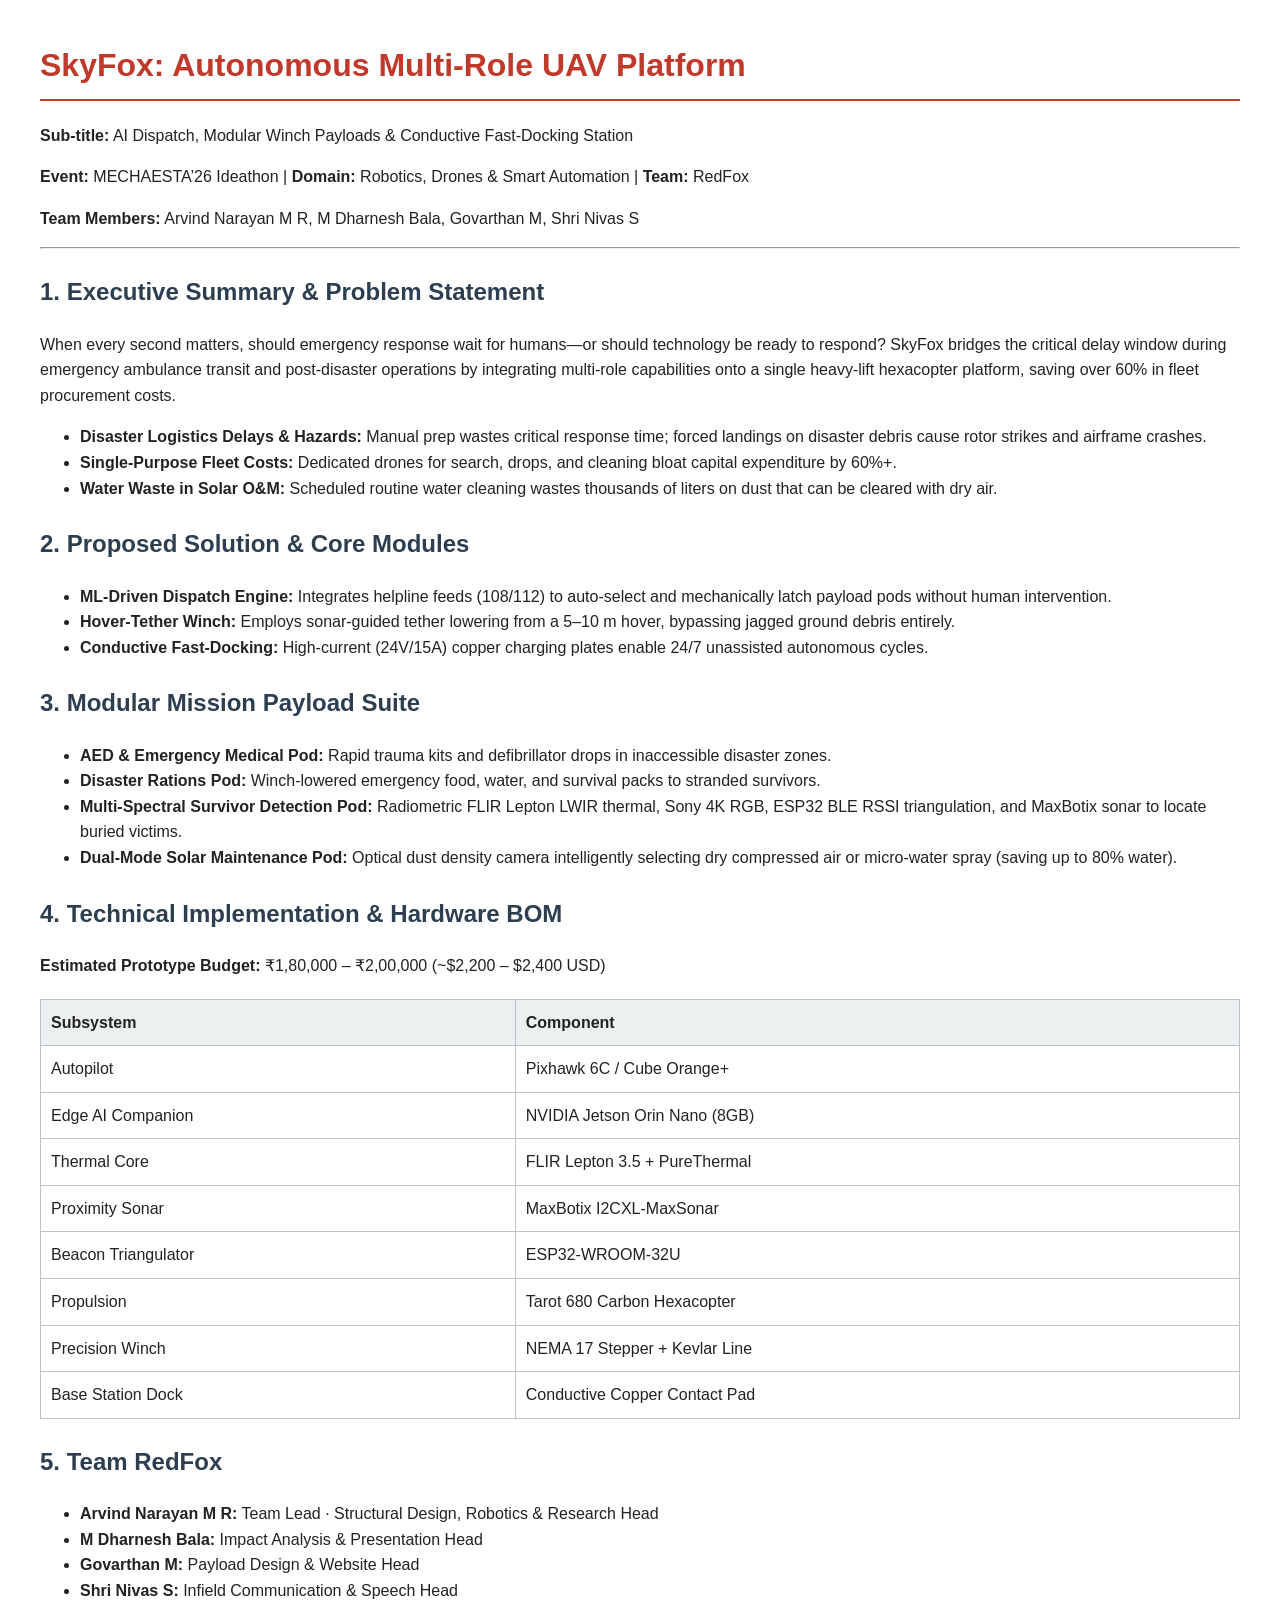
<file: pdf.html>
<!DOCTYPE html>
<html lang="en">
<head>
<meta charset="UTF-8">
<title>SkyFox Documentation</title>
<style>
  body { font-family: Calibri, Arial, sans-serif; line-height: 1.6; margin: 40px; color: #222; }
  h1 { color: #c0392b; border-bottom: 2px solid #c0392b; padding-bottom: 8px; }
  h2 { color: #2c3e50; margin-top: 24px; }
  table { border-collapse: collapse; width: 100%; margin: 20px 0; }
  th, td { border: 1px solid #bdc3c7; padding: 10px; text-align: left; }
  th { background-color: #ecf0f1; font-weight: bold; }
  ul { margin-top: 5px; }
  .badge { background: #e74c3c; color: white; padding: 4px 8px; border-radius: 4px; font-size: 0.9em; }
</style>
</head>
<body>

<h1>SkyFox: Autonomous Multi-Role UAV Platform</h1>
<p><strong>Sub-title:</strong> AI Dispatch, Modular Winch Payloads & Conductive Fast-Docking Station</p>
<p><strong>Event:</strong> MECHAESTA’26 Ideathon | <strong>Domain:</strong> Robotics, Drones & Smart Automation | <strong>Team:</strong> RedFox</p>
<p><strong>Team Members:</strong> Arvind Narayan M R, M Dharnesh Bala, Govarthan M, Shri Nivas S</p>

<hr>

<h2>1. Executive Summary & Problem Statement</h2>
<p>When every second matters, should emergency response wait for humans—or should technology be ready to respond? SkyFox bridges the critical delay window during emergency ambulance transit and post-disaster operations by integrating multi-role capabilities onto a single heavy-lift hexacopter platform, saving over 60% in fleet procurement costs.</p>
<ul>
  <li><strong>Disaster Logistics Delays & Hazards:</strong> Manual prep wastes critical response time; forced landings on disaster debris cause rotor strikes and airframe crashes.</li>
  <li><strong>Single-Purpose Fleet Costs:</strong> Dedicated drones for search, drops, and cleaning bloat capital expenditure by 60%+.</li>
  <li><strong>Water Waste in Solar O&M:</strong> Scheduled routine water cleaning wastes thousands of liters on dust that can be cleared with dry air.</li>
</ul>

<h2>2. Proposed Solution & Core Modules</h2>
<ul>
  <li><strong>ML-Driven Dispatch Engine:</strong> Integrates helpline feeds (108/112) to auto-select and mechanically latch payload pods without human intervention.</li>
  <li><strong>Hover-Tether Winch:</strong> Employs sonar-guided tether lowering from a 5–10 m hover, bypassing jagged ground debris entirely.</li>
  <li><strong>Conductive Fast-Docking:</strong> High-current (24V/15A) copper charging plates enable 24/7 unassisted autonomous cycles.</li>
</ul>

<h2>3. Modular Mission Payload Suite</h2>
<ul>
  <li><strong>AED & Emergency Medical Pod:</strong> Rapid trauma kits and defibrillator drops in inaccessible disaster zones.</li>
  <li><strong>Disaster Rations Pod:</strong> Winch-lowered emergency food, water, and survival packs to stranded survivors.</li>
  <li><strong>Multi-Spectral Survivor Detection Pod:</strong> Radiometric FLIR Lepton LWIR thermal, Sony 4K RGB, ESP32 BLE RSSI triangulation, and MaxBotix sonar to locate buried victims.</li>
  <li><strong>Dual-Mode Solar Maintenance Pod:</strong> Optical dust density camera intelligently selecting dry compressed air or micro-water spray (saving up to 80% water).</li>
</ul>

<h2>4. Technical Implementation & Hardware BOM</h2>
<p><strong>Estimated Prototype Budget:</strong> ₹1,80,000 – ₹2,00,000 (~$2,200 – $2,400 USD)</p>
<table>
  <tr>
    <th>Subsystem</th>
    <th>Component</th>
  </tr>
  <tr>
    <td>Autopilot</td>
    <td>Pixhawk 6C / Cube Orange+</td>
  </tr>
  <tr>
    <td>Edge AI Companion</td>
    <td>NVIDIA Jetson Orin Nano (8GB)</td>
  </tr>
  <tr>
    <td>Thermal Core</td>
    <td>FLIR Lepton 3.5 + PureThermal</td>
  </tr>
  <tr>
    <td>Proximity Sonar</td>
    <td>MaxBotix I2CXL-MaxSonar</td>
  </tr>
  <tr>
    <td>Beacon Triangulator</td>
    <td>ESP32-WROOM-32U</td>
  </tr>
  <tr>
    <td>Propulsion</td>
    <td>Tarot 680 Carbon Hexacopter</td>
  </tr>
  <tr>
    <td>Precision Winch</td>
    <td>NEMA 17 Stepper + Kevlar Line</td>
  </tr>
  <tr>
    <td>Base Station Dock</td>
    <td>Conductive Copper Contact Pad</td>
  </tr>
</table>

<h2>5. Team RedFox</h2>
<ul>
  <li><strong>Arvind Narayan M R:</strong> Team Lead · Structural Design, Robotics & Research Head</li>
  <li><strong>M Dharnesh Bala:</strong> Impact Analysis & Presentation Head</li>
  <li><strong>Govarthan M:</strong> Payload Design & Website Head</li>
  <li><strong>Shri Nivas S:</strong> Infield Communication & Speech Head</li>
</ul>

</body>
</html>
</file>
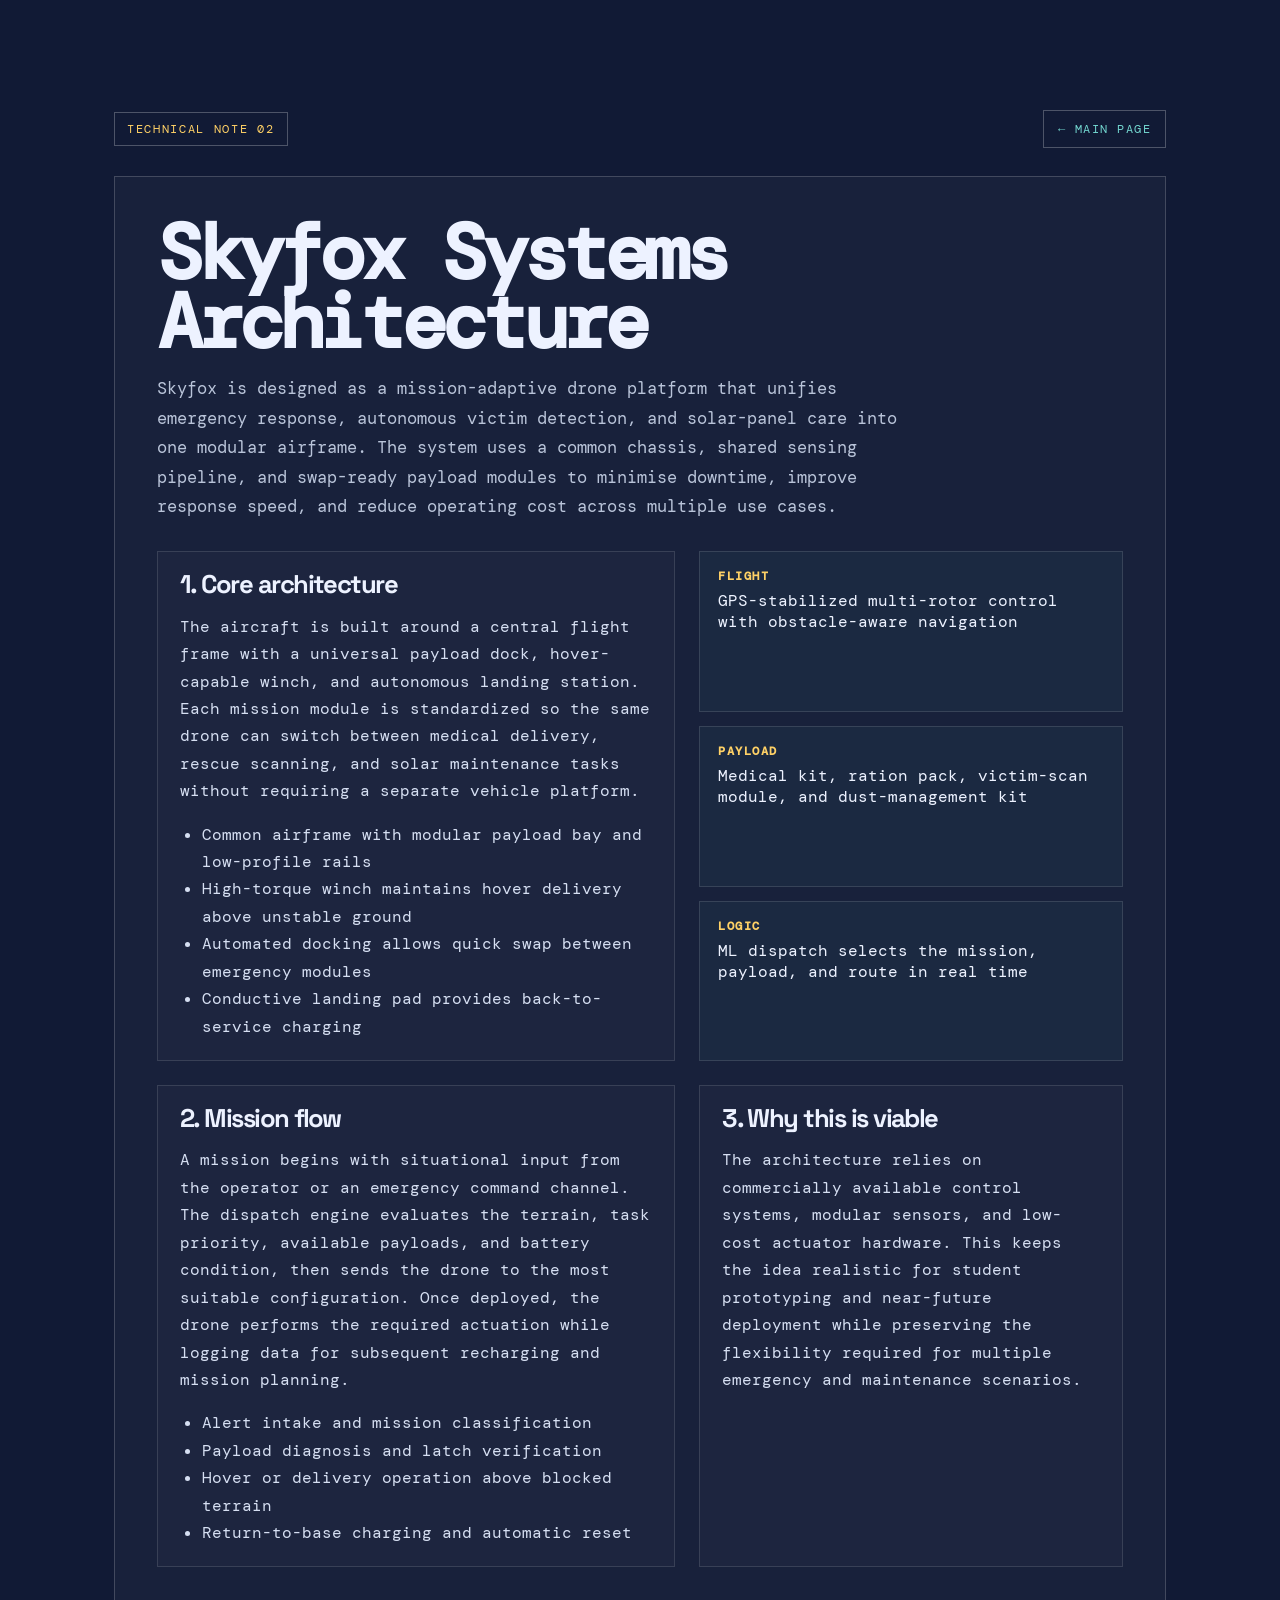
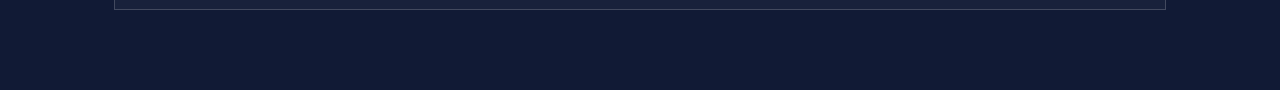
<file: technical-note-2.html>
<!doctype html>
<html lang="en">
  <head>
    <meta charset="utf-8" />
    <meta name="viewport" content="width=device-width,initial-scale=1" />
    <meta
      name="description"
      content="Skyfox Technical Note 02 - System architecture and mission logic"
    />
    <title>Skyfox | Technical Note 02</title>
    <link rel="preconnect" href="https://fonts.googleapis.com" />
    <link rel="preconnect" href="https://fonts.gstatic.com" crossorigin />
    <link
      href="https://fonts.googleapis.com/css2?family=DM+Mono:wght@400;500&family=Space+Grotesk:wght@400;500;600;700&display=swap"
      rel="stylesheet"
    />
    <link rel="stylesheet" href="styles.css" />
    <style>
      body {
        background: #111a35;
        color: #edf2ff;
      }

      .note-shell {
        max-width: 1100px;
        margin: 0 auto;
        padding: 110px 24px 80px;
      }

      .note-header {
        display: flex;
        align-items: center;
        justify-content: space-between;
        gap: 16px;
        margin-bottom: 28px;
        flex-wrap: wrap;
      }

      .note-pill {
        display: inline-flex;
        align-items: center;
        padding: 8px 12px;
        border: 1px solid rgba(255,255,255,0.25);
        color: #ffd166;
        font: 12px "DM Mono", monospace;
        letter-spacing: 0.14em;
        text-transform: uppercase;
      }

      .note-back {
        display: inline-flex;
        align-items: center;
        padding: 10px 14px;
        border: 1px solid rgba(255,255,255,0.25);
        color: #73d7d0;
        font: 12px "DM Mono", monospace;
        letter-spacing: 0.12em;
        text-transform: uppercase;
      }

      .note-card {
        background: rgba(255,255,255,0.03);
        border: 1px solid rgba(255,255,255,0.18);
        padding: clamp(22px, 4vw, 42px);
      }

      h1 {
        font-size: clamp(2.8rem, 6vw, 5rem);
        line-height: 0.9;
        letter-spacing: -0.07em;
        margin: 0 0 16px;
      }

      .subtitle {
        max-width: 760px;
        color: #b9c4d9;
        font-size: 1.08rem;
        line-height: 1.7;
        margin-bottom: 30px;
      }

      .note-grid {
        display: grid;
        grid-template-columns: 1.1fr 0.9fr;
        gap: 24px;
      }

      .content-block {
        background: rgba(255,255,255,0.02);
        border: 1px solid rgba(255,255,255,0.12);
        padding: 20px 22px;
      }

      .content-block h2 {
        font-size: clamp(1.2rem, 2vw, 1.7rem);
        margin: 0 0 16px;
      }

      .content-block p,
      .content-block li {
        color: #d6dff2;
        line-height: 1.75;
        font-size: 0.98rem;
      }

      .content-block ul {
        padding-left: 22px;
        margin: 0;
      }

      .stack {
        display: grid;
        gap: 14px;
      }

      .stack-item {
        padding: 16px 18px;
        border: 1px solid rgba(255,255,255,0.12);
        background: rgba(115, 215, 208, 0.04);
      }

      .stack-item strong {
        display: block;
        margin-bottom: 6px;
        color: #ffd166;
        font-size: 0.78rem;
        letter-spacing: 0.12em;
        text-transform: uppercase;
      }

      @media (max-width: 760px) {
        .note-grid {
          grid-template-columns: 1fr;
        }
        .note-shell {
          padding-top: 90px;
        }
      }
    </style>
  </head>
  <body>
    <div class="note-shell">
      <header class="note-header">
        <span class="note-pill">Technical Note 02</span>
        <a class="note-back mono" href="index.html">← Main Page</a>
      </header>

      <article class="note-card">
        <h1>Skyfox Systems Architecture</h1>
        <p class="subtitle">
          Skyfox is designed as a mission-adaptive drone platform that unifies
          emergency response, autonomous victim detection, and solar-panel care
          into one modular airframe. The system uses a common chassis, shared
          sensing pipeline, and swap-ready payload modules to minimise downtime,
          improve response speed, and reduce operating cost across multiple use
          cases.
        </p>

        <div class="note-grid">
          <section class="content-block">
            <h2>1. Core architecture</h2>
            <p>
              The aircraft is built around a central flight frame with a universal
              payload dock, hover-capable winch, and autonomous landing station.
              Each mission module is standardized so the same drone can switch
              between medical delivery, rescue scanning, and solar maintenance
              tasks without requiring a separate vehicle platform.
            </p>
            <ul>
              <li>Common airframe with modular payload bay and low-profile rails</li>
              <li>High-torque winch maintains hover delivery above unstable ground</li>
              <li>Automated docking allows quick swap between emergency modules</li>
              <li>Conductive landing pad provides back-to-service charging</li>
            </ul>
          </section>

          <aside class="stack">
            <div class="stack-item">
              <strong>Flight</strong>
              GPS-stabilized multi-rotor control with obstacle-aware navigation
            </div>
            <div class="stack-item">
              <strong>Payload</strong>
              Medical kit, ration pack, victim-scan module, and dust-management kit
            </div>
            <div class="stack-item">
              <strong>Logic</strong>
              ML dispatch selects the mission, payload, and route in real time
            </div>
          </aside>
        </div>

        <div class="note-grid" style="margin-top:24px;">
          <section class="content-block">
            <h2>2. Mission flow</h2>
            <p>
              A mission begins with situational input from the operator or an
              emergency command channel. The dispatch engine evaluates the terrain,
              task priority, available payloads, and battery condition, then sends
              the drone to the most suitable configuration. Once deployed, the
              drone performs the required actuation while logging data for
              subsequent recharging and mission planning.
            </p>
            <ul>
              <li>Alert intake and mission classification</li>
              <li>Payload diagnosis and latch verification</li>
              <li>Hover or delivery operation above blocked terrain</li>
              <li>Return-to-base charging and automatic reset</li>
            </ul>
          </section>

          <section class="content-block">
            <h2>3. Why this is viable</h2>
            <p>
              The architecture relies on commercially available control systems,
              modular sensors, and low-cost actuator hardware. This keeps the idea
              realistic for student prototyping and near-future deployment while
              preserving the flexibility required for multiple emergency and
              maintenance scenarios.
            </p>
          </section>
        </div>
      </article>
    </div>
  </body>
</html>
</file>
<file: styles.css>
.hero:before {
  background-image:
    linear-gradient(90deg, #111a35 5%, #111a35b8 50%, #111a3530),
    url("ChatGPT%20Image%20Sep%2013,%202026,%2011_56_28%20AM.png") !important;
}
.hero-card img {
  content: url("Gemini_Generated_Image_34118g34118g3411%20(1).png");
}
.drone-plan img {
  content: url("onyxstar_hydra-12_12kg_payload_heavy_lifter_lift_drone_uas_uav.jpg");
}
:root {
  --navy: #111a35;
  --navy2: #1b2850;
  --cream: #f7f3eb;
  --orange: #ff704d;
  --yellow: #ffd166;
  --cyan: #73d7d0;
  --muted: #aeb9d2;
  --ink: #18213b;
  --line: #d9dfeb;
}
* {
  box-sizing: border-box;
}
html {
  scroll-behavior: smooth;
}
body {
  margin: 0;
  background: var(--cream);
  color: var(--ink);
  font-family: "Space Grotesk", sans-serif;
}
button,
a {
  font: inherit;
}
button {
  cursor: pointer;
}
a {
  text-decoration: none;
  color: inherit;
}
.mono {
  font:
    12px "DM Mono",
    monospace;
  letter-spacing: 0.08em;
  text-transform: uppercase;
}
.deck-nav {
  position: fixed;
  z-index: 10;
  top: 0;
  left: 0;
  right: 0;
  display: flex;
  align-items: center;
  justify-content: space-between;
  padding: 19px 4vw;
  color: white;
  background: linear-gradient(#111a35ee, transparent);
}
.logo {
  display: inline-flex;
  align-items: center;
  gap: 9px;
  font-weight: 700;
  font-size: 18px;
  letter-spacing: 0.04em;
}
.logo img {
  width: 34px;
  height: 34px;
  border: 2px solid var(--orange);
  border-radius: 50%;
  object-fit: cover;
}
.logo b {
  color: var(--orange);
}
.slide-index {
  color: var(--yellow);
}
.dots {
  display: flex;
  gap: 7px;
}

.nav-download {
  display: inline-flex;
  align-items: center;
  gap: 8px;
  padding: 9px 12px;
  border: 1px solid var(--yellow);
  color: var(--yellow);
  font: 11px "DM Mono", monospace;
  letter-spacing: 0.08em;
  white-space: nowrap;
}

.nav-download span {
  font-size: 18px;
  line-height: 0.7;
}

.nav-download:hover {
  background: var(--yellow);
  color: var(--ink);
}
.dot {
  width: 8px;
  height: 8px;
  border: 1px solid white;
  border-radius: 50%;
  background: transparent;
  opacity: 0.7;
}
.dot.active {
  background: var(--yellow);
  border-color: var(--yellow);
  opacity: 1;
}
.slide {
  min-height: 100vh;
  position: relative;
  display: flex;
  align-items: center;
  padding: 105px 8vw 75px;
  overflow: hidden;
}
.slide-inner {
  width: min(1130px, 100%);
  margin: auto;
  position: relative;
}
.hero {
  background: var(--navy);
  color: white;
}
.hero:before {
  content: "";
  position: absolute;
  inset: 0;
  background:
    linear-gradient(90deg, #111a35 5%, #111a35b8 50%, #111a3530),
    url("https://images.unsplash.com/photo-1508614589041-895b88991e3e?auto=format&fit=crop&w=1800&q=85")
      center/cover;
}
.hero .slide-inner {
  display: grid;
  grid-template-columns: 1fr 0.9fr;
  align-items: center;
  gap: 6vw;
}
.kicker {
  color: var(--yellow);
  margin-bottom: 22px;
}
.hero h1 {
  font-size: clamp(4rem, 10vw, 9rem);
  line-height: 0.82;
  letter-spacing: -0.09em;
  margin: 0 0 30px;
}
.hero h1 span {
  color: var(--orange);
}
.hero p {
  font-size: clamp(16px, 2vw, 22px);
  line-height: 1.45;
  color: #e1e5f0;
  max-width: 570px;
}
.hero-card {
  border: 1px solid #ffffff55;
  background: #111a3588;
  padding: 18px;
  transform: rotate(2deg);
}
.hero-card img {
  display: block;
  width: 100%;
  height: 285px;
  object-fit: cover;
  filter: saturate(0.75);
}
.hero-card figcaption {
  color: var(--yellow);
  padding-top: 12px;
  font-size: 12px;
}
.team-tag {
  display: inline-block;
  border: 1px solid #ffffff66;
  padding: 10px 13px;
  margin-top: 26px;
  color: var(--cyan);
}

.notes-link {
  display: inline-block;
  border: 1px solid var(--cyan);
  padding: 10px 13px;
  margin: 26px 0 0 8px;
  color: var(--cyan);
}

.notes-link:hover {
  background: var(--cyan);
  color: var(--ink);
}
.section-label {
  color: var(--orange);
  margin-bottom: 15px;
}
.light {
  background: var(--cream);
}
h2 {
  font-size: clamp(2.5rem, 6vw, 5.2rem);
  line-height: 0.95;
  letter-spacing: -0.07em;
  margin: 0 0 32px;
  max-width: 800px;
}
.lead {
  font-size: 18px;
  line-height: 1.55;
  max-width: 680px;
  color: #4f5c76;
}
.problem-grid {
  display: grid;
  grid-template-columns: 1.1fr 0.9fr;
  gap: 65px;
  align-items: center;
}
.problem-photo {
  height: 510px;
  background: url("https://images.unsplash.com/photo-1527482797697-8795b05a13fe?auto=format&fit=crop&w=1000&q=85")
    center/cover;
  position: relative;
}
.problem-photo:after {
  content: "RACK SYSTEM PROTOTYPE";
  position: absolute;
  bottom: 18px;
  left: 18px;
  background: var(--orange);
  padding: 10px;
  color: white;
  font:
    11px "DM Mono",
    monospace;
}
.pain {
  border-top: 2px solid var(--ink);
  padding: 17px 0;
  display: grid;
  grid-template-columns: 42px 1fr;
  gap: 14px;
}
.pain b {
  font:
    14px "DM Mono",
    monospace;
  color: var(--orange);
}
.pain strong {
  display: block;
  font-size: 19px;
}
.pain p {
  margin: 4px 0 0;
  color: #67738a;
  font-size: 14px;
}
.dark {
  background: var(--navy);
  color: white;
}
.dark .lead {
  color: var(--muted);
}
.compare {
  display: grid;
  grid-template-columns: 1fr 1fr;
  gap: 18px;
  margin-top: 36px;
}
.compare-box {
  padding: 28px;
  border: 1px solid #ffffff26;
}
.compare-box.bad {
  background: #2b2541;
}
.compare-box.good {
  background: var(--orange);
  color: #1d1731;
}
.compare-box h3 {
  font-size: 24px;
  margin: 0 0 22px;
}
.compare-box ul {
  list-style: none;
  padding: 0;
  margin: 0;
}
.compare-box li {
  padding: 12px 0;
  border-top: 1px solid #ffffff38;
  font-size: 15px;
}
.solution-layout {
  display: grid;
  grid-template-columns: 0.8fr 1.2fr;
  gap: 70px;
  align-items: center;
}
.drone-plan {
  background: var(--navy);
  min-height: 425px;
  position: relative;
  display: grid;
  place-items: center;
  border-radius: 50% 50% 5px 5px;
}
.drone-plan img {
  width: 85%;
  mix-blend-mode: screen;
  filter: contrast(1.05);
}
.callout {
  position: absolute;
  background: var(--yellow);
  color: var(--ink);
  padding: 10px 14px;
  font-size: 12px;
  font-weight: 700;
}
.callout.one {
  top: 24%;
  left: 5%;
}
.callout.two {
  right: 2%;
  top: 45%;
  background: var(--cyan);
}
.callout.three {
  bottom: 11%;
  left: 20%;
  background: var(--orange);
  color: white;
}
.payload-grid {
  display: grid;
  grid-template-columns: 1fr 1fr;
  gap: 12px;
}
.payload-card {
  border: 1px solid var(--line);
  padding: 20px;
  background: white;
}
.payload-card b {
  color: var(--orange);
  font-size: 25px;
}
.payload-card h3 {
  margin: 12px 0 5px;
}
.payload-card p {
  font-size: 13px;
  color: #637089;
  margin: 0;
}
.steps {
  display: grid;
  grid-template-columns: repeat(4, 1fr);
  gap: 0;
  margin-top: 45px;
}
.step {
  padding: 18px;
  border-top: 3px solid var(--cyan);
  min-height: 190px;
  border-right: 1px solid #ffffff24;
}
.step:nth-child(2) {
  border-color: var(--yellow);
}
.step:nth-child(3) {
  border-color: var(--orange);
}
.step:last-child {
  border-color: white;
}
.step b {
  font:
    20px "DM Mono",
    monospace;
  color: var(--yellow);
}
.step h3 {
  font-size: 18px;
  margin: 28px 0 8px;
}
.step p {
  font-size: 13px;
  color: var(--muted);
}
.metrics {
  display: grid;
  grid-template-columns: repeat(4, 1fr);
  gap: 12px;
  margin-top: 40px;
}
.metric {
  background: white;
  padding: 25px 18px;
  border-bottom: 4px solid var(--orange);
}
.metric:nth-child(2) {
  border-color: var(--cyan);
}
.metric:nth-child(3) {
  border-color: var(--yellow);
}
.metric:nth-child(4) {
  border-color: var(--navy);
}
.metric strong {
  display: block;
  font-size: 34px;
  letter-spacing: -0.06em;
}
.metric span {
  font-size: 12px;
  color: #65728b;
}
.feasibility {
  display: grid;
  grid-template-columns: 1fr 1fr;
  gap: 18px;
  margin-top: 36px;
}
.spec-card {
  background: #202c55;
  padding: 25px;
}
.spec-card h3 {
  color: var(--yellow);
  margin: 0 0 18px;
}
.spec-card ul {
  padding-left: 19px;
  color: #dbe1ee;
  line-height: 2;
  font-size: 14px;
}
.timeline {
  display: flex;
  margin-top: 30px;
}
.time {
  flex: 1;
  border-top: 3px solid var(--cyan);
  padding: 15px 10px 0;
}
.time:nth-child(2) {
  border-color: var(--yellow);
}
.time:nth-child(3) {
  border-color: var(--orange);
}
.time strong {
  font-size: 26px;
  display: block;
}
.time span {
  font-size: 12px;
  color: var(--muted);
}
.impact-grid {
  display: grid;
  grid-template-columns: repeat(3, 1fr);
  gap: 14px;
  margin-top: 40px;
}
.impact {
  min-height: 270px;
  padding: 25px;
  background: var(--navy);
  color: white;
}
.impact:nth-child(2) {
  background: var(--orange);
}
.impact:nth-child(3) {
  background: #2a8e84;
}
.impact b {
  font-size: 45px;
  color: var(--yellow);
}
.impact h3 {
  margin: 35px 0 7px;
}
.impact p {
  font-size: 14px;
  color: #e9edf5;
}
.team-slide {
  background: var(--yellow);
}
.team-grid {
  display: grid;
  grid-template-columns: repeat(4, 1fr);
  gap: 12px;
  margin-top: 38px;
}
.member {
  min-width: 0;
  background: white;
  display: flex;
  flex-direction: column;
}
.member img {
  width: 100%;
  aspect-ratio: 4 / 5;
  height: auto;
  display: block;
  object-fit: cover;
  object-position: center;
  background: var(--navy2);
  filter: grayscale(0.3);
}
.member div {
  flex: 1;
  padding: 15px;
}
.member strong {
  display: block;
  font-size: 14px;
}
.member span {
  font-size: 12px;
  color: #66728a;
}
.closing {
  background: var(--navy);
  color: white;
  text-align: center;
}
.closing h2 {
  margin: 15px auto 20px;
  max-width: 720px;
}
.closing .team-tag {
  margin-top: 10px;
}
.controls {
  position: fixed;
  z-index: 10;
  right: 4vw;
  bottom: 25px;
  display: flex;
  gap: 8px;
}
.controls button {
  width: 42px;
  height: 42px;
  background: var(--orange);
  border: 0;
  color: white;
  font-size: 18px;
}
.controls button:hover {
  background: var(--yellow);
  color: var(--ink);
}
.rack-diagram {
  position: absolute;
  right: 16px;
  bottom: 16px;
  width: 285px;
  padding: 10px;
  background: #111a35ed;
  border: 1px solid #ffffff66;
  box-shadow: 0 10px 25px #0006;
}
.rack-diagram svg {
  display: block;
  width: 100%;
  height: auto;
}
.rack-diagram figcaption {
  color: var(--yellow);
  font:
    10px "DM Mono",
    monospace;
  letter-spacing: 0.08em;
  margin-top: 6px;
  text-transform: uppercase;
}
@media (max-width: 750px) {
  body {
    overflow-x: hidden;
  }
  .deck-nav {
    padding: 14px 18px;
  }
  .logo {
    font-size: 15px;
  }
  .logo img {
    width: 30px;
    height: 30px;
  }
  .slide-index {
    font-size: 11px;
  }
  .dots {
    display: none;
  }

  .nav-download {
    padding: 8px 9px;
    font-size: 9px;
  }
  .slide {
    min-height: 100svh;
    padding: 88px 20px 64px;
    align-items: flex-start;
  }
  .hero .slide-inner,
  .problem-grid,
  .solution-layout {
    grid-template-columns: 1fr;
  }
  .hero-card {
    margin-top: 20px;
    padding: 12px;
    transform: none;
  }

  .notes-link {
    margin-left: 0;
  }
  .hero-card img {
    height: min(48vw, 230px);
  }
  .hero p,
  .lead {
    font-size: 16px;
  }
  h2 {
    font-size: clamp(2.5rem, 10vw, 4.4rem);
    margin-bottom: 24px;
  }
  .problem-photo {
    height: 320px;
    order: 2;
  }
  .compare,
  .feasibility {
    grid-template-columns: 1fr;
  }
  .steps {
    grid-template-columns: 1fr 1fr;
    margin-top: 28px;
  }
  .step {
    min-height: 150px;
    padding: 15px;
  }
  .metrics,
  .impact-grid {
    grid-template-columns: 1fr 1fr;
  }
  .team-grid {
    grid-template-columns: 1fr 1fr;
  }
  .member img {
    aspect-ratio: 4 / 5;
  }
  .drone-plan {
    min-height: min(78vw, 360px);
    width: 100%;
  }
  .drone-plan img {
    width: 92%;
  }
  .callout {
    padding: 8px 10px;
    font-size: 10px;
  }
  .rack-diagram {
    width: min(58vw, 285px);
    transform: scale(0.78);
    transform-origin: bottom right;
  }
  .solution-layout {
    gap: 28px;
  }
  .controls {
    right: 16px;
    bottom: max(16px, env(safe-area-inset-bottom));
  }
  .controls button {
    width: 40px;
    height: 40px;
  }
}
@media (max-width: 450px) {
  .deck-nav {
    padding: 12px 14px;
  }
  .logo {
    font-size: 13px;
  }
  .logo img {
    width: 27px;
    height: 27px;
  }
  .slide {
    padding: 82px 16px 62px;
  }
  .hero h1 {
    font-size: clamp(3.6rem, 18vw, 5rem);
  }
  .hero-card img {
    height: 180px;
  }
  .payload-grid,
  .steps {
    grid-template-columns: 1fr;
  }
  .payload-card {
    padding: 16px;
  }
  .metrics,
  .impact-grid,
  .team-grid {
    grid-template-columns: 1fr;
  }
  .team-grid .member img {
    aspect-ratio: 4 / 5;
  }
  .drone-plan {
    min-height: 260px;
  }
  .rack-diagram {
    width: 230px;
    transform: scale(0.68);
  }
}

/* CAD viewport direction inspired by the supplied reference image. */
:root {
  --navy: #111820;
  --navy2: #1a252f;
  --cream: #d8dde0;
  --orange: #e65a4f;
  --yellow: #d7e46a;
  --cyan: #78c8c2;
  --muted: #a8b5bd;
  --ink: #18232b;
  --line: #81909a;
  --wire: rgba(235, 240, 241, 0.28);
  --blueprint: #17212a;
}

body {
  background: var(--blueprint);
  color: #e9edef;
  font-family: "DM Mono", monospace;
}

.deck-nav {
  padding: 16px 4vw;
  background: linear-gradient(#101820ee, transparent);
  border-top: 2px solid #35434d;
}

.logo {
  font-family: "Space Grotesk", sans-serif;
  letter-spacing: 0.08em;
}

.logo img {
  border-radius: 0;
  border: 1px solid var(--orange);
}

.slide-index,
.section-label,
.kicker,
.team-tag,
.hero-card figcaption,
.rack-diagram figcaption {
  color: var(--yellow);
}

.slide {
  background-color: var(--blueprint);
  color: #e9edef;
}

.slide::after {
  content: "";
  position: absolute;
  inset: 0;
  pointer-events: none;
  opacity: 0.52;
  background-image:
    linear-gradient(30deg, transparent 49.7%, rgba(109, 137, 151, 0.16) 50%, transparent 50.3%),
    linear-gradient(150deg, transparent 49.7%, rgba(109, 137, 151, 0.13) 50%, transparent 50.3%),
    linear-gradient(rgba(105, 134, 148, 0.08) 1px, transparent 1px),
    linear-gradient(90deg, rgba(105, 134, 148, 0.08) 1px, transparent 1px);
  background-size: 280px 160px, 280px 160px, 56px 56px, 56px 56px;
  mix-blend-mode: screen;
}

.slide-inner {
  z-index: 1;
}

.slide-inner::before {
  content: "X  0.00     Y  0.00     Z  0.00";
  position: absolute;
  top: -34px;
  right: 0;
  color: #7e929d;
  font: 10px "DM Mono", monospace;
  letter-spacing: 0.09em;
}

.slide-inner::after {
  content: "MODEL SPACE  /  SKYFOX-01";
  position: absolute;
  bottom: -37px;
  left: 0;
  color: #60737e;
  font: 10px "DM Mono", monospace;
  letter-spacing: 0.08em;
}

.hero {
  background: var(--blueprint);
}

.hero:before {
  background-image:
    linear-gradient(90deg, rgba(17, 24, 32, 0.9), rgba(17, 24, 32, 0.52) 53%, rgba(17, 24, 32, 0.26)),
    url("WhatsApp%20Image%202026-09-16%20at%2006.18.54.jpeg") !important;
  background-position: center;
  background-size: cover;
  opacity: 0.9;
}

.hero h1,
h2 {
  font-family: "Space Grotesk", sans-serif;
  letter-spacing: -0.06em;
}

.hero h1 {
  color: #f4f6f5;
  text-shadow: 0 0 24px rgba(231, 241, 240, 0.18);
}

.hero h1 span {
  color: var(--orange);
}

.hero-card,
.compare-box,
.payload-card,
.metric,
.spec-card,
.impact,
.member {
  border: 1px solid var(--wire);
  border-radius: 0;
  box-shadow: none;
}

.hero-card {
  background: rgba(17, 24, 32, 0.7);
  border-color: rgba(231, 237, 238, 0.6);
  transform: rotate(1deg);
}

.hero-card img {
  filter: grayscale(1) contrast(1.1);
}

.light,
.team-slide {
  background-color: #cdd3d5;
  color: var(--ink);
}

.light::after,
.team-slide::after {
  background-image:
    linear-gradient(30deg, transparent 49.7%, rgba(37, 61, 72, 0.15) 50%, transparent 50.3%),
    linear-gradient(150deg, transparent 49.7%, rgba(37, 61, 72, 0.12) 50%, transparent 50.3%),
    linear-gradient(rgba(37, 61, 72, 0.1) 1px, transparent 1px),
    linear-gradient(90deg, rgba(37, 61, 72, 0.1) 1px, transparent 1px);
}

.light .slide-inner::before,
.team-slide .slide-inner::before {
  color: #5a707b;
}

.light .slide-inner::after,
.team-slide .slide-inner::after {
  color: #667b83;
}

.problem-photo {
  background:
    linear-gradient(135deg, rgba(17, 24, 32, 0.25), rgba(17, 24, 32, 0.6)),
    url("WhatsApp%20Image%202026-09-16%20at%2006.18.54.jpeg") center/contain no-repeat;
  background-color: #17212a;
  border: 1px solid #52646e;
  filter: grayscale(1);
}

.pain,
.payload-card,
.metric {
  border-color: #718089;
  background: rgba(232, 236, 237, 0.34);
}

.pain strong,
.payload-card h3,
.metric strong {
  font-family: "Space Grotesk", sans-serif;
}

.pain p,
.payload-card p,
.metric span,
.lead {
  color: #465b65;
}

.dark {
  background-color: var(--blueprint);
}

.dark .compare-box.bad,
.spec-card {
  background: rgba(39, 54, 64, 0.82);
}

.dark .compare-box.good {
  background: rgba(122, 160, 157, 0.78);
  color: #132028;
}

.compare-box,
.spec-card {
  border-color: rgba(230, 238, 239, 0.35);
}

.drone-plan {
  border: 1px solid rgba(231, 237, 238, 0.48);
  border-radius: 0;
  background:
    linear-gradient(30deg, transparent 49.6%, rgba(214, 225, 228, 0.15) 50%, transparent 50.4%),
    linear-gradient(150deg, transparent 49.6%, rgba(214, 225, 228, 0.11) 50%, transparent 50.4%),
    #152029;
  background-size: 180px 105px, 180px 105px, auto;
}

.drone-plan img {
  filter: grayscale(1) contrast(1.4) brightness(1.25);
  mix-blend-mode: screen;
}

.callout {
  border: 1px solid #e9efef;
  background: #d7e46a;
  font: 10px "DM Mono", monospace;
  letter-spacing: 0.06em;
}

.callout.two {
  background: #78c8c2;
}

.callout.three {
  background: var(--orange);
}

.step {
  border-color: rgba(231, 237, 238, 0.3);
}

.metric {
  border-bottom-width: 2px;
}

.impact {
  background: #25343d;
}

.impact:nth-child(2) {
  background: #8c9896;
}

.impact:nth-child(3) {
  background: #455a63;
}

.member {
  background: rgba(232, 236, 237, 0.55);
}

.member img {
  filter: contrast(1.05) saturate(1.08);
}

.controls button {
  border: 1px solid #e1e8e8;
  background: transparent;
  color: #e1e8e8;
}

.controls button:hover {
  background: var(--orange);
  color: white;
}

.download-ppt {
  display: grid;
  width: 42px;
  height: 42px;
  place-items: center;
  border: 1px solid #e1e8e8;
  color: #e1e8e8;
  font-size: 20px;
  line-height: 1;
}

.download-ppt:hover {
  background: var(--yellow);
  color: var(--ink);
}

.rack-diagram {
  border-radius: 0;
  background: #142029ee;
  border-color: #dbe3e4;
}

@media (max-width: 750px) {
  .slide-inner::before {
    right: auto;
    left: 0;
  }

  .hero:before {
    background-position: 62% center;
  }
}
</file>
